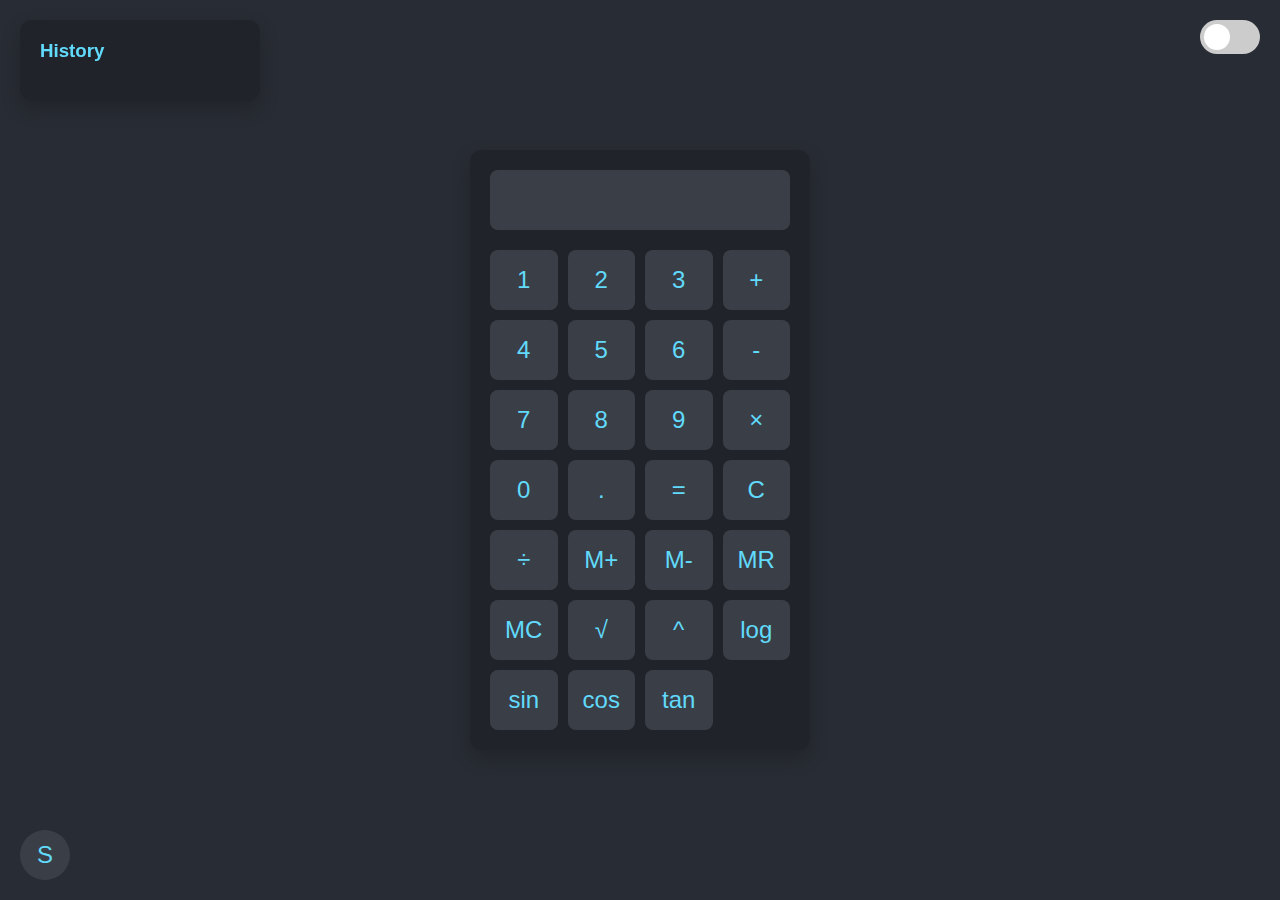
<file: index.html>
<!DOCTYPE html>
<html lang="en">
<head>
    <meta charset="UTF-8">
    <meta name="viewport" content="width=device-width, initial-scale=1.0">
    <title>Advanced Calculator</title>
    <link rel="stylesheet" href="styles.css" id="theme-link">
</head>
<body>
    <div class="switch-container">
        <label class="switch">
            <input type="checkbox" id="mode-switch" onchange="toggleMode()">
            <span class="slider"></span>
        </label>
    </div>
    <div class="calculator">
        <input type="text" id="display" oninput="updatePreview()" disabled />
        <div id="answer-preview"></div>
        <div class="buttons">
            <button onclick="appendNumber(1)">1</button>
            <button onclick="appendNumber(2)">2</button>
            <button onclick="appendNumber(3)">3</button>
            <button onclick="operate('+')">+</button>
            <button onclick="appendNumber(4)">4</button>
            <button onclick="appendNumber(5)">5</button>
            <button onclick="appendNumber(6)">6</button>
            <button onclick="operate('-')">-</button>
            <button onclick="appendNumber(7)">7</button>
            <button onclick="appendNumber(8)">8</button>
            <button onclick="appendNumber(9)">9</button>
            <button onclick="operate('*')">×</button> <!-- Updated: Multiplication -->
            <button onclick="appendNumber(0)">0</button>
            <button onclick="appendDecimal()">.</button>
            <button onclick="calculate()">=</button>
            <button onclick="clearDisplay()">C</button>
            <button onclick="operate('/')">÷</button> <!-- Updated: Division -->
            <button onclick="memoryAdd()">M+</button>
            <button onclick="memorySubtract()">M-</button>
            <button onclick="memoryRecall()">MR</button>
            <button onclick="memoryClear()">MC</button>
            <!-- New Scientific Function Buttons -->
            <button onclick="squareRoot()">√</button>
            <button onclick="exponent()">^</button>
            <button onclick="log()">log</button>
            <button onclick="trigFunction('sin')">sin</button>
            <button onclick="trigFunction('cos')">cos</button>
            <button onclick="trigFunction('tan')">tan</button>
        </div>
    </div>
    <button id="settings-button" onclick="toggleSettings()">S</button>
    <div id="settings" class="settings-menu hidden">
        <label for="concat-mode">Concatenation Mode:</label>
        <input type="checkbox" id="concat-mode" onchange="toggleConcatMode()">
        <p>Calculator Beta</p>
    </div>
    <div class="history" id="history">
        <h3>History</h3>
        <ul id="history-list"></ul>
    </div>
    <!-- Notification Section -->
    <div id="notification" class="notification hidden">
        <p>Tip: If bright screens bother you, try switching to dark mode for a more comfortable experience.</p>
    </div>
    <script src="scripts.js"></script>
</body>
</html>
</file>
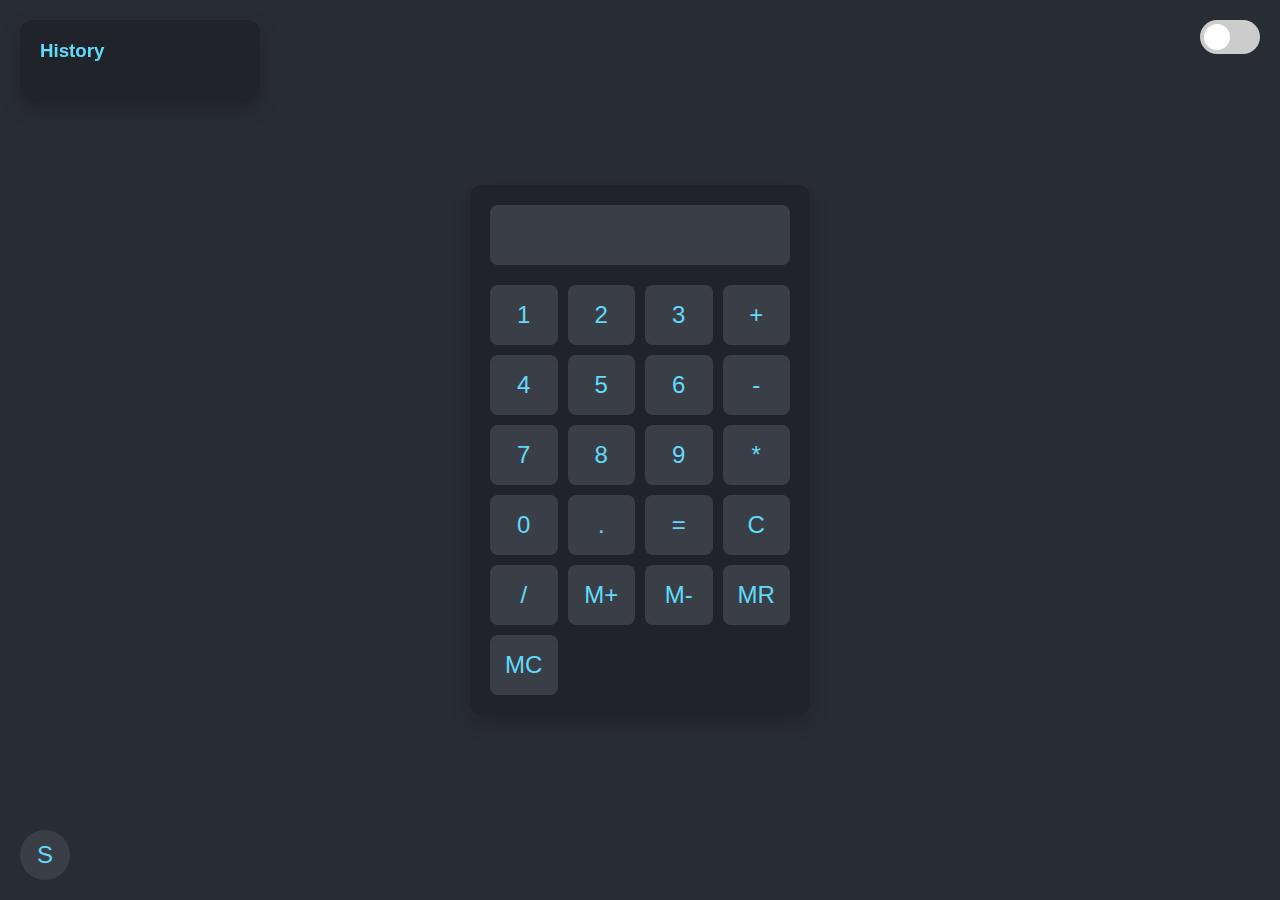
<file: calculator.html>
<!DOCTYPE html>
<html lang="en">
<head>
    <meta charset="UTF-8">
    <meta name="viewport" content="width=device-width, initial-scale=1.0">
    <title>Advanced Calculator</title>
    <link rel="stylesheet" href="styles.css" id="theme-link">
</head>
<body>
    <div class="switch-container">
        <label class="switch">
            <input type="checkbox" id="mode-switch" onchange="toggleMode()">
            <span class="slider"></span>
        </label>
    </div>
    <div class="calculator">
        <input type="text" id="display" oninput="updatePreview()" disabled />
        <div id="answer-preview"></div>
        <div class="buttons">
            <button onclick="appendNumber(1)">1</button>
            <button onclick="appendNumber(2)">2</button>
            <button onclick="appendNumber(3)">3</button>
            <button onclick="operate('+')">+</button>
            <button onclick="appendNumber(4)">4</button>
            <button onclick="appendNumber(5)">5</button>
            <button onclick="appendNumber(6)">6</button>
            <button onclick="operate('-')">-</button>
            <button onclick="appendNumber(7)">7</button>
            <button onclick="appendNumber(8)">8</button>
            <button onclick="appendNumber(9)">9</button>
            <button onclick="operate('*')">*</button>
            <button onclick="appendNumber(0)">0</button>
            <button onclick="appendDecimal()">.</button>
            <button onclick="calculate()">=</button>
            <button onclick="clearDisplay()">C</button>
            <button onclick="operate('/')">/</button>
            <button onclick="memoryAdd()">M+</button>
            <button onclick="memorySubtract()">M-</button>
            <button onclick="memoryRecall()">MR</button>
            <button onclick="memoryClear()">MC</button>
        </div>
    </div>
    <button id="settings-button" onclick="toggleSettings()">S</button>
    <div id="settings" class="settings-menu hidden">
        <label for="concat-mode">Concatenation Mode:</label>
        <input type="checkbox" id="concat-mode" onchange="toggleConcatMode()">
        <p>Calculator Beta</p>
    </div>
    <div class="history" id="history">
        <h3>History</h3>
        <ul id="history-list"></ul>
    </div>
    <script src="scripts.js"></script>
</body>
</html>
</file>
<file: styles.css>
body {
    font-family: 'Segoe UI', Tahoma, Geneva, Verdana, sans-serif;
    display: flex;
    justify-content: center;
    align-items: center;
    height: 100vh;
    background-color: var(--bg-color);
    margin: 0;
    position: relative;
}

.calculator {
    background-color: var(--calc-bg);
    padding: 20px;
    border-radius: 12px;
    box-shadow: 0 8px 20px rgba(0, 0, 0, 0.2);
    width: 300px;
    position: relative;
}

input[type="text"] {
    width: 100%;
    height: 60px;
    text-align: right;
    margin-bottom: 10px;
    font-size: 32px;
    border: none;
    border-radius: 8px;
    background-color: var(--input-bg);
    color: var(--input-color);
    padding: 10px 20px;
    box-sizing: border-box;
}

#answer-preview {
    text-align: right;
    font-size: 18px;
    color: var(--preview-color);
    margin-bottom: 10px;
}

.buttons {
    display: grid;
    grid-template-columns: repeat(4, 1fr);
    gap: 10px;
}

button {
    height: 60px;
    font-size: 24px;
    border: none;
    border-radius: 8px;
    background-color: var(--button-bg);
    color: var(--button-color);
    cursor: pointer;
    transition: background-color 0.3s, transform 0.3s;
}

button:hover {
    background-color: var(--button-hover);
}

button:active {
    background-color: var(--button-active);
    color: var(--button-active-text);
    transform: scale(0.98);
}

#settings-button {
    position: absolute;
    bottom: 20px;
    left: 20px;
    background-color: var(--button-bg);
    color: var(--button-color);
    border: none;
    border-radius: 50%;
    padding: 10px;
    cursor: pointer;
    transition: background-color 0.3s, transform 0.3s;
    font-size: 24px;
    width: 50px;
    height: 50px;
}

#settings-button:hover {
    background-color: var(--button-hover);
}

.settings-menu {
    background-color: var(--calc-bg);
    border-radius: 8px;
    box-shadow: 0 4px 10px rgba(0, 0, 0, 0.1);
    padding: 20px;
    position: fixed;
    bottom: 80px;
    left: 20px;
    width: 200px;
}

#settings label, #settings p {
    color: var(--text-color);
}

.history {
    position: fixed;
    left: 20px;
    top: 20px;
    background-color: var(--calc-bg);
    color: var(--input-color);
    padding: 20px;
    border-radius: 12px;
    box-shadow: 0 8px 20px rgba(0, 0, 0, 0.2);
    width: 200px;
    max-height: 80vh;
    overflow-y: auto;
}

.history h3 {
    margin-top: 0;
}

.hidden {
    display: none;
}

.switch-container {
    position: absolute;
    top: 20px;
    right: 20px;
}

.switch {
    position: relative;
    display: inline-block;
    width: 60px;
    height: 34px;
}

.switch input {
    opacity: 0;
    width: 0;
    height: 0;
}

.slider {
    position: absolute;
    cursor: pointer;
    top: 0;
    left: 0;
    right: 0;
    bottom: 0;
    background-color: #ccc;
    transition: .4s;
    border-radius: 34px;
}

.slider:before {
    position: absolute;
    content: "";
    height: 26px;
    width: 26px;
    left: 4px;
    bottom: 4px;
    background-color: white;
    transition: .4s;
    border-radius: 50%;
}

input:checked + .slider {
    background-color: #61dafb;
}

input:checked + .slider:before {
    transform: translateX(26px);
}

/* Notification styles */
.notification {
    background-color: var(--calc-bg);
    color: var(--text-color);
    padding: 10px;
    border-radius: 8px;
    box-shadow: 0 4px 10px rgba(0, 0, 0, 0.1);
    position: fixed;
    top: 10px;
    right: 10px;
    width: 250px;
    z-index: 1000;
    transition: opacity 0.3s, transform 0.3s;
    cursor: grab;
}

.notification.hidden {
    opacity: 0;
    pointer-events: none;
}

.notification.visible {
    opacity: 1;
    pointer-events: auto;
}

.notification.swiped {
    transform: translateX(100%);
    opacity: 0;
}

/* Dark Mode */
:root {
    --bg-color: #282c34;
    --calc-bg: #20232a;
    --input-bg: #3a3f47;
    --input-color: #61dafb;
    --preview-color: lightgray;
    --button-bg: #3a3f47;
    --button-color: #61dafb;
    --button-hover: #282c34;
    --button-active: #61dafb;
    --button-active-text: #20232a;
    --text-color: lightgray;
}

/* Light Mode */
.light-mode {
    --bg-color: #f0f0f0;
    --calc-bg: #fff;
    --input-bg: #eee;
    --input-color: #000;
    --preview-color: gray;
    --button-bg: #ddd;
    --button-color: #000;
    --button-hover: #ccc;
    --button-active: #bbb;
    --button-active-text: #000;
    --text-color: #000;
}

/* Responsive Design */
@media (max-width: 600px) {
    .calculator {
        width: 90%;
        padding: 10px;
    }

    input[type="text"] {
        height: 50px;
        font-size: 24px;
    }

    .buttons button {
        height: 50px;
        font-size: 20px;
    }

    #settings-button {
        width: 40px;
        height: 40px;
        font-size: 20px;
    }

    .settings-menu {
        width: 90%;
    }
}
</file>
